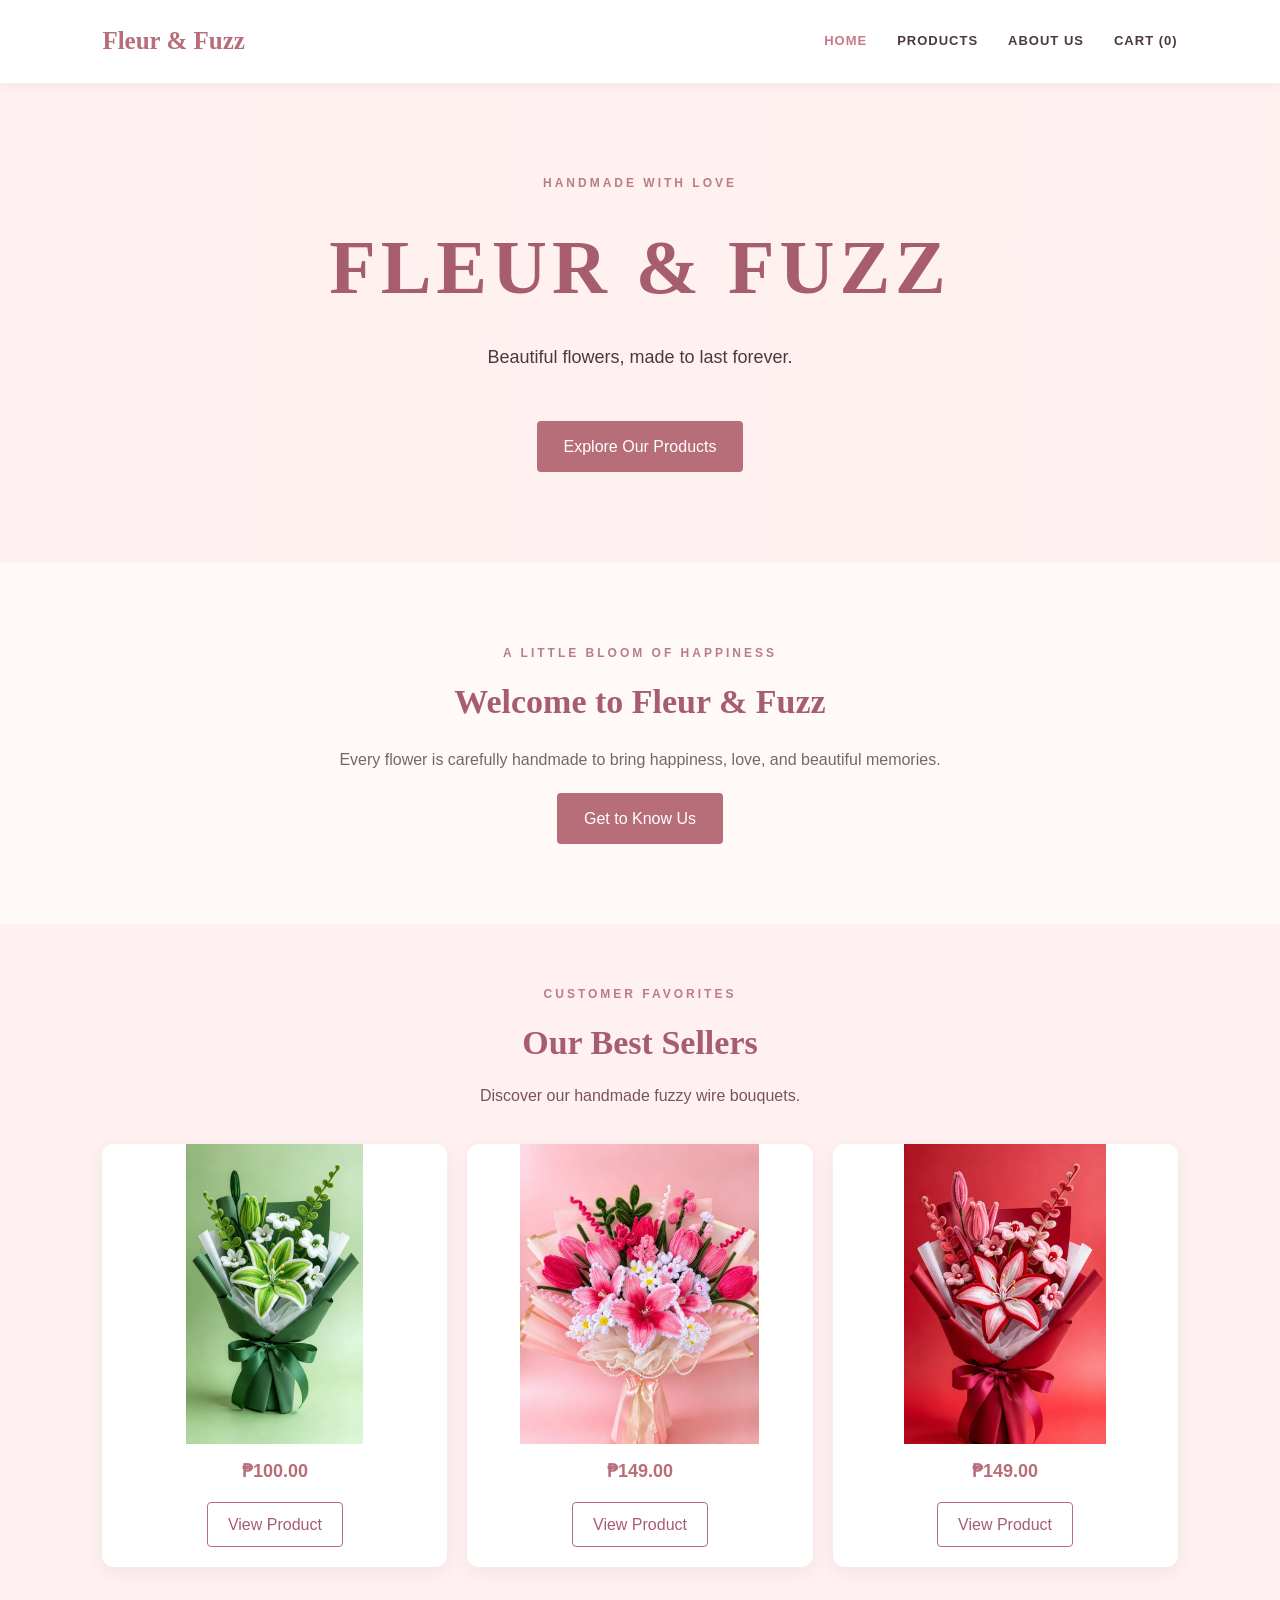
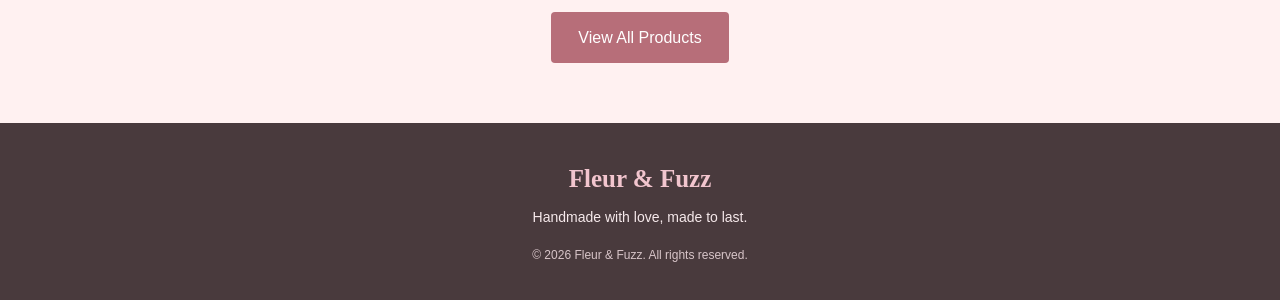
<file: index.html>
<!DOCTYPE html>
<html lang="en">
<head>
    <meta charset="UTF-8">
    <meta name="viewport" content="width=device-width, initial-scale=1.0">
    <title>Fleur & Fuzz | Home</title>
    <link rel="stylesheet" href="style.css">
</head>
<body>

    <!-- Navigation Bar -->
    <nav class="navbar">
        <a href="index.html" class="logo">Fleur & Fuzz</a>

        <div class="nav-links">
            <a href="index.html" class="active">HOME</a>
            <a href="products.html">PRODUCTS</a>
            <a href="about.html">ABOUT US</a>
             <a href="cart.html">CART (<span class="cart-count">0</span>)</a>
        </div>
    </nav>

    <!-- Home Header -->
    <header class="hero">
        <div class="hero-content">
            <p class="subtitle">HANDMADE WITH LOVE</p>
            <h1>FLEUR & FUZZ</h1>
            <p>Beautiful flowers, made to last forever.</p>
            <a href="products.html" class="btn">
                Explore Our Products
            </a>
        </div>
    </header>

    <!-- Welcome Section -->
    <section class="welcome">
        <p class="subtitle">A LITTLE BLOOM OF HAPPINESS</p>
        <h2>Welcome to Fleur & Fuzz</h2>

        <p>
            Every flower is carefully handmade to bring happiness,
            love, and beautiful memories.
        </p>

        <a href="about.html" class="btn">Get to Know Us</a>
    </section>

    <!-- Best Sellers -->
    <section class="best-sellers">
        <p class="subtitle">CUSTOMER FAVORITES</p>
        <h2>Our Best Sellers</h2>

        <p class="section-description">
            Discover our handmade fuzzy wire bouquets.
        </p>

        <div class="product-container">

            <div class="product-card">
                <img
                    src="images/biggreen.jpg" alt="Big Green Bouquet">
                    

               
                
                <p class="price">₱100.00</p>

                <a href="products.html" class="product-btn">
                    View Product
                </a>
            </div>

            <div class="product-card">
                <img
                    src="images/bigpink.jpg"  alt="Big Pink Bouquet">
                   

                
                
                <p class="price">₱149.00</p>

                <a href="products.html" class="product-btn">
                    View Product
                </a>
            </div>

            <div class="product-card">
                <img
                    src="images/bigred.jpg"   alt="Big Red Bouquet">
                    

                
                
                <p class="price">₱149.00</p>

                <a href="products.html" class="product-btn">
                    View Product
                </a>
            </div>

        </div>

        <a href="products.html" class="btn">
            View All Products
        </a>
    </section>

    <!-- Footer -->
    <footer>
        <h3>Fleur & Fuzz</h3>
        <p>Handmade with love, made to last.</p>
        <p class="copyright">
            © 2026 Fleur & Fuzz. All rights reserved.
        </p>
    </footer>

</body>
</html>
</file>
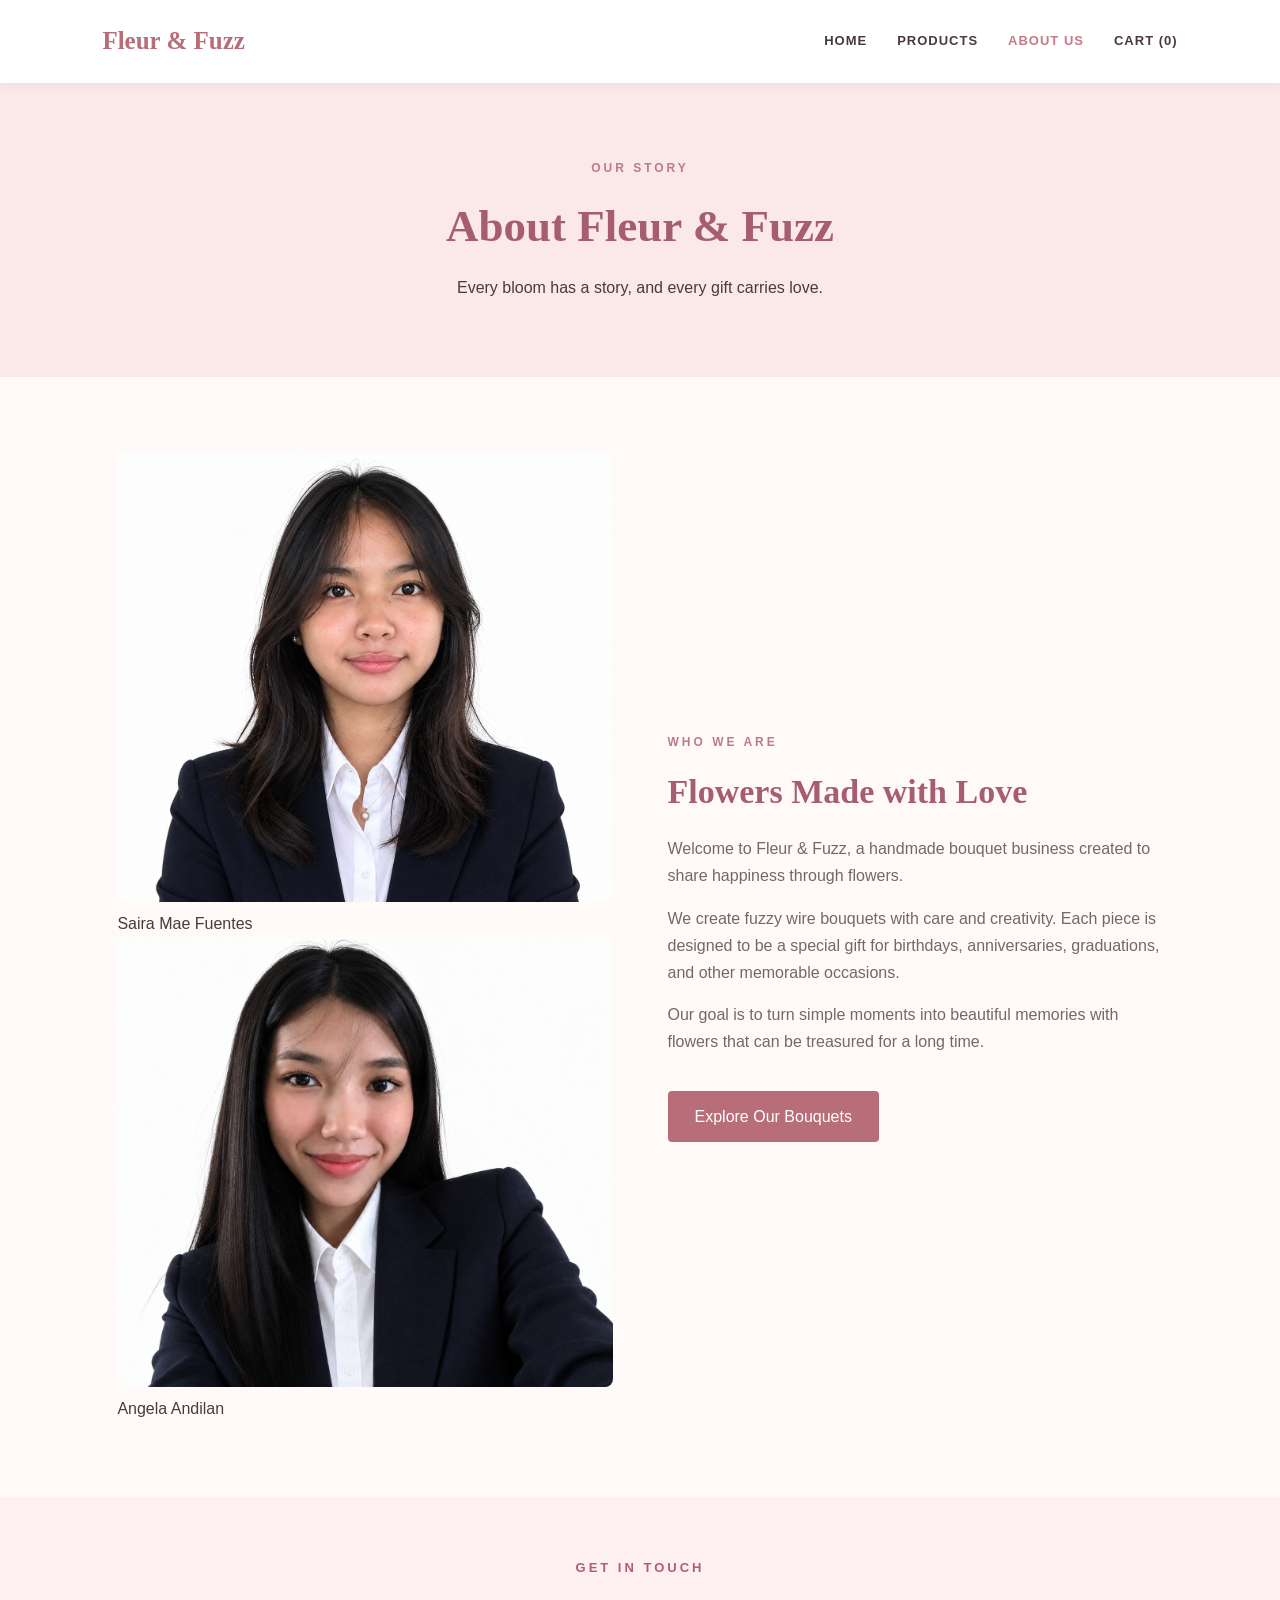
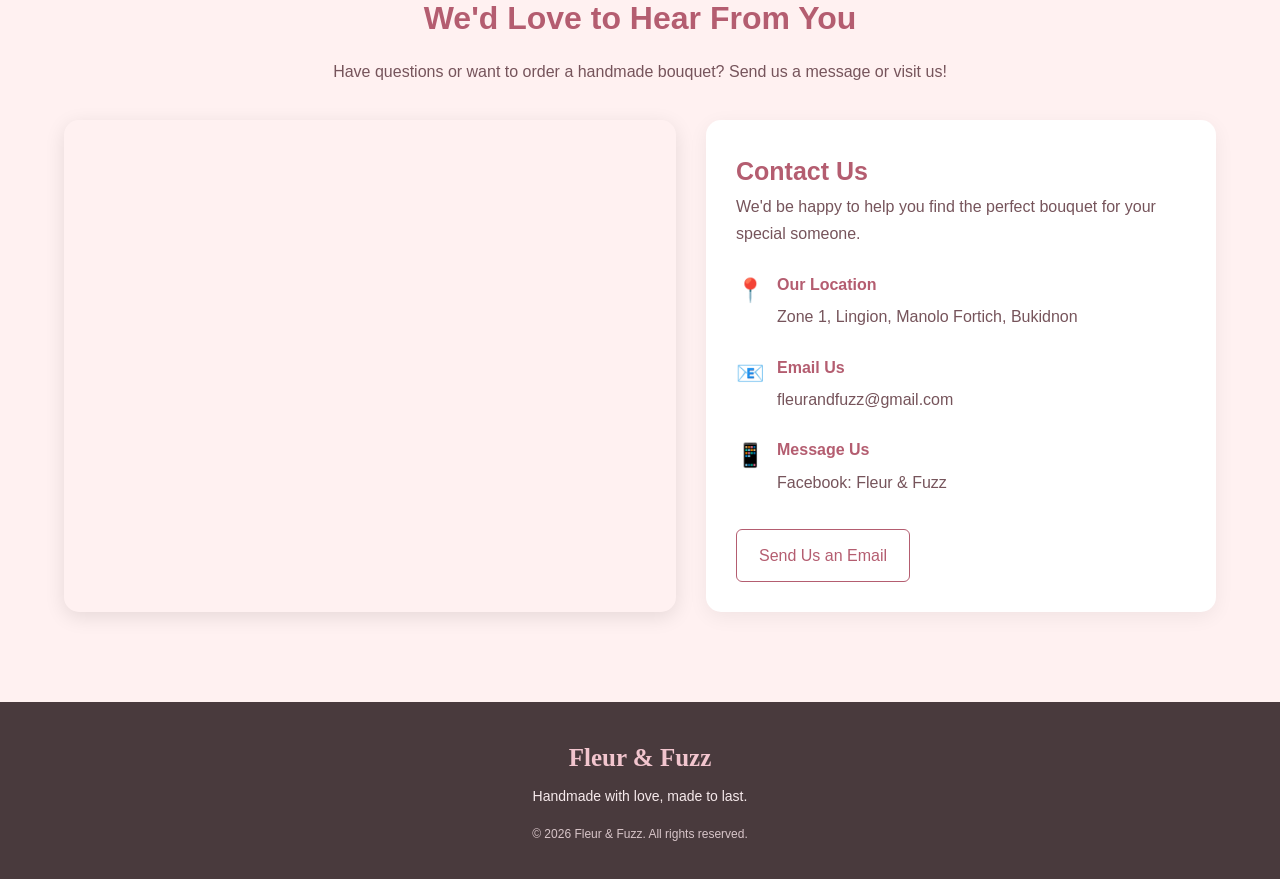
<file: about.html>
<!DOCTYPE html>
<html lang="en">
<head>
    <meta charset="UTF-8">
    <meta name="viewport" content="width=device-width, initial-scale=1.0">

    <title>Fleur & Fuzz | About Us</title>

    <link rel="stylesheet" href="style.css">
</head>

<body>

    <!-- NAVIGATION BAR -->
    <nav class="navbar">
        <a href="index.html" class="logo">Fleur & Fuzz</a>

        <div class="nav-links">
            <a href="index.html">HOME</a>
            <a href="products.html">PRODUCTS</a>
            <a href="about.html" class="active">ABOUT US</a>
            <a href="cart.html">CART (<span class="cart-count">0</span>)</a>
        </div>
    </nav>

    <!-- PAGE HEADER -->
    <header class="page-header">
        <p class="subtitle">OUR STORY</p>

        <h1>About Fleur & Fuzz</h1>

        <p>Every bloom has a story, and every gift carries love.</p>
    </header>

    <!-- ABOUT SECTION -->
    <section class="about-section">

        <!-- TWO SMALL PORTRAIT PHOTOS -->
       
<!-- TWO PROFILE PHOTOS WITH NAMES -->
<div class="about-image">

    <div class="profile-one">
        <img
            src="images/ysay.jpg"
            alt= "     Saira Mae Fuentes       "
            class="flower-one">

        <p class="profile-name">Saira Mae Fuentes</p>
    </div>

    <div class="profile-two">
        <img
            src="images/tot.jpg"
            alt=    "Angela Andilan"
            class="flower-two">

        <p class="profile-name">Angela Andilan</p>
    </div>

</div>


        <!-- ABOUT TEXT -->
        <div class="about-content">

            <p class="subtitle">WHO WE ARE</p>

            <h2>Flowers Made with Love</h2>

            <p>
                Welcome to Fleur & Fuzz, a handmade bouquet business
                created to share happiness through flowers.
            </p>

            <p>
                We create fuzzy wire bouquets with care and creativity.
                Each piece is designed to be a special gift for birthdays,
                anniversaries, graduations, and other memorable occasions.
            </p>

            <p>
                Our goal is to turn simple moments into beautiful memories
                with flowers that can be treasured for a long time.
            </p>

            <a href="products.html" class="btn">
                Explore Our Bouquets
            </a>

        </div>

    </section>

    <!-- CONTACT AND LOCATION SECTION -->
    <section class="contact-location">

        <p class="section-label">GET IN TOUCH</p>

        <h2>We'd Love to Hear From You</h2>

        <p class="section-description">
            Have questions or want to order a handmade bouquet?
            Send us a message or visit us!
        </p>

        <div class="contact-container">

            <!-- GOOGLE MAP -->
            <div class="map-container">

                <iframe
                    src="https://www.google.com/maps/embed?pb=!1m18!1m12!1m3!1d63150.70823363964!2d124.8460176957571!3d8.409590306928036!2m3!1f0!2f0!3f0!3m2!1i1024!2i768!4f13.1!3m3!1m2!1s0x32ffbe4a56121dbf%3A0x440fa10d03f4dc6!2sLingion%2C%20Manolo%20Fortich%2C%20Bukidnon!5e0!3m2!1sen!2sph!4v1792178728901!5m2!1sen!2sph"
                    title="Fleur & Fuzz Location"
                    width="100%"
                    height="450"
                    style="border:0;"
                    allowfullscreen
                    loading="lazy"
                    referrerpolicy="no-referrer-when-downgrade">
                </iframe>

            </div>

            <!-- CONTACT INFORMATION -->
            <div class="contact-card">

                <h3>Contact Us</h3>

                <p>
                    We'd be happy to help you find the perfect
                    bouquet for your special someone.
                </p>

                <div class="contact-item">
                    <span>📍</span>

                    <div>
                        <h4>Our Location</h4>
                        <p>Zone 1, Lingion, Manolo Fortich, Bukidnon</p>
                    </div>
                </div>

                <div class="contact-item">
                    <span>📧</span>

                    <div>
                        <h4>Email Us</h4>
                        <p>fleurandfuzz@gmail.com</p>
                    </div>
                </div>

                <div class="contact-item">
                    <span>📱</span>

                    <div>
                        <h4>Message Us</h4>
                        <p>Facebook: Fleur & Fuzz</p>
                    </div>
                </div>

                <a
                    href="mailto:fleurandfuzz@gmail.com"
                    class="contact-button">
                    Send Us an Email
                </a>

            </div>

        </div>

    </section>

    <!-- FOOTER -->
    <footer>
        <h3>Fleur & Fuzz</h3>

        <p>Handmade with love, made to last.</p>

        <p class="copyright">
            © 2026 Fleur & Fuzz. All rights reserved.
        </p>
    </footer>

</body>
</html>
</file>
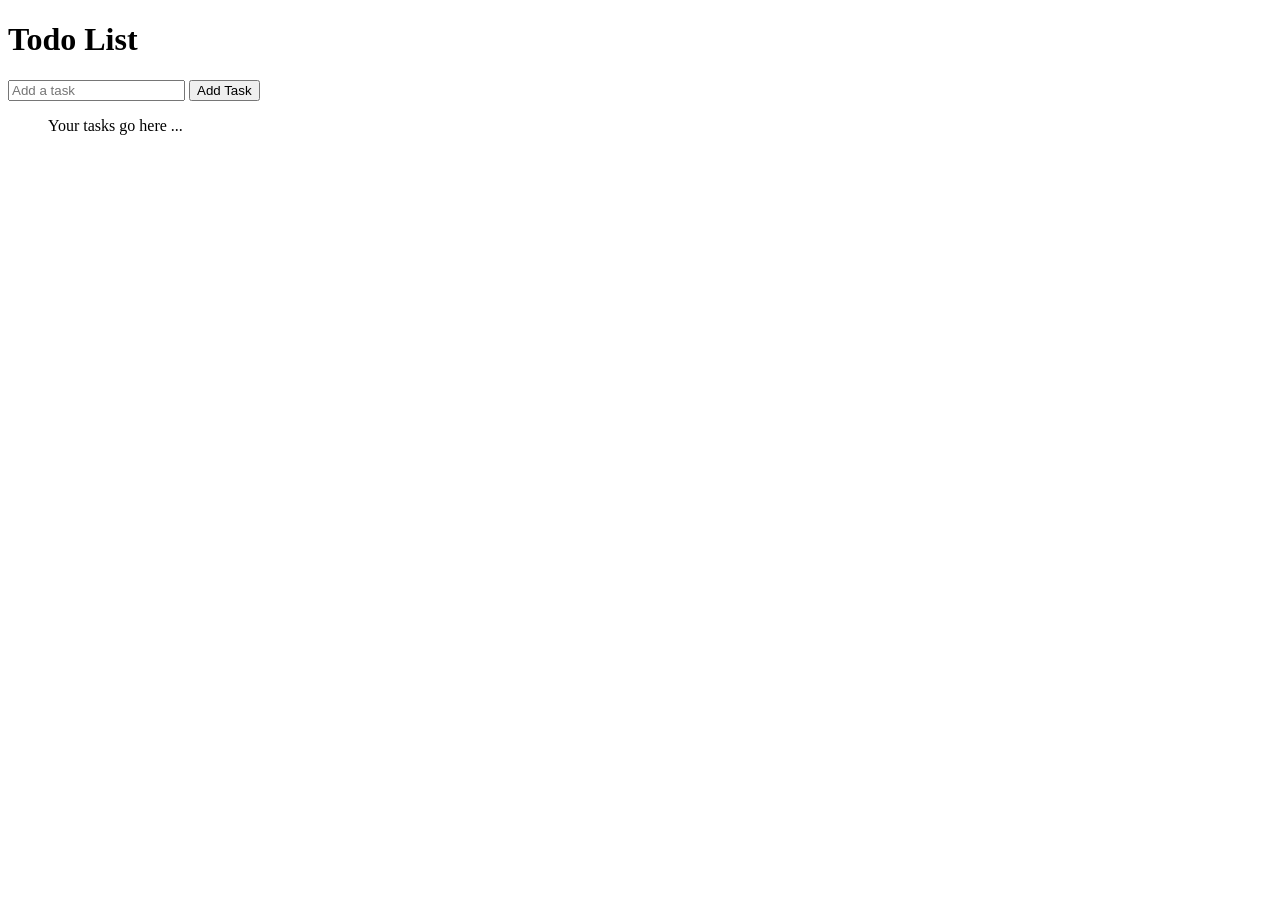
<file: index7.html>
<!DOCTYPE html>
<html lang="en">
<head>
    <meta charset="UTF-8">
    <meta name="viewport" content="width=device-width, initial-scale=1.0">
    <title>Document</title>
</head>
<body>

    <h1>Todo List</h1>
    <input type="text"
    id="taskInput"
    placeholder="Add a task"
    />
    
    <button onclick="addTask()">Add Task</button>
    <ul id="taskList">Your tasks go here ...</ul>

    <script>
function getTaskText() {
   const input = document.getElementById('taskInput');
   const text = input.value.trim();

   console.log("The input value is: " + input.value);
   return text;
}
function addTask(){
    const taskText = getTaskText();
    addTaskItem(taskText);
}
function addTaskItem(taskItemText){
    const li = document.createElement("li");
    const taskSpan = document.createElement("span");
    taskSpan.textContent = taskItemText;
    li.appendChild(taskSpan);

    document.getElementById("taskList").appendChild(li);

     const doneBtn = createDoneButton(li);
    li.appendChild(doneBtn);
      const editBtn = createEditBtn(li, taskSpan);
        li.appendChild(editBtn);
        const deleteBtn = createDeleteBtn(li, taskSpan);
        li.appendChild(deleteBtn);


}
    function createDoneButton(li){
    const doneBtn = document.createElement("button");
     doneBtn.textContent = "Done";

     doneBtn.onclick = () => {
        console.log(li);
        li.classList.add("done");
        const buttons = li.querySelectorAll("button");

        buttons.forEach(btn => {
            btn.disabled = true;
        });
        console.log("Task Completed: " + li.textContent + " at " + new Date());
     };
     return doneBtn;
}
 function createEditBtn(li,taskSpan){
        const editBtn = document.createElement("button");
        editBtn.textContent = "Edit";
        editBtn.style.marginLeft = "8px"; 
        editBtn.onclick = () => handleEdit(li);
        return editBtn;   
        }
        function handleEdit(li){
        const currentText = li.firstChild.textContent.trim();
        const newText = prompt("Edit task", currentText);
        if (newText !== null && newText.trim() !== "") {
            li.firstChild.textContent = newText.trim();
            alert("Updated Task");
        }else{
            alert("No changes made"); 
        }
    }
       function createDeleteBtn(li,taskSpan){
        const deleteBtn = document.createElement("button");
        deleteBtn.textContent = "Delete";
        deleteBtn.style.marginLeft = "8px"; 
        deleteBtn.onclick = () => handleDeleteClick(li);
        return deleteBtn;   
        }
        function handleDeleteClick(li){
            li.remove();
            alert("task deleted");
            }


    </script>

</body>
</html>
</file>
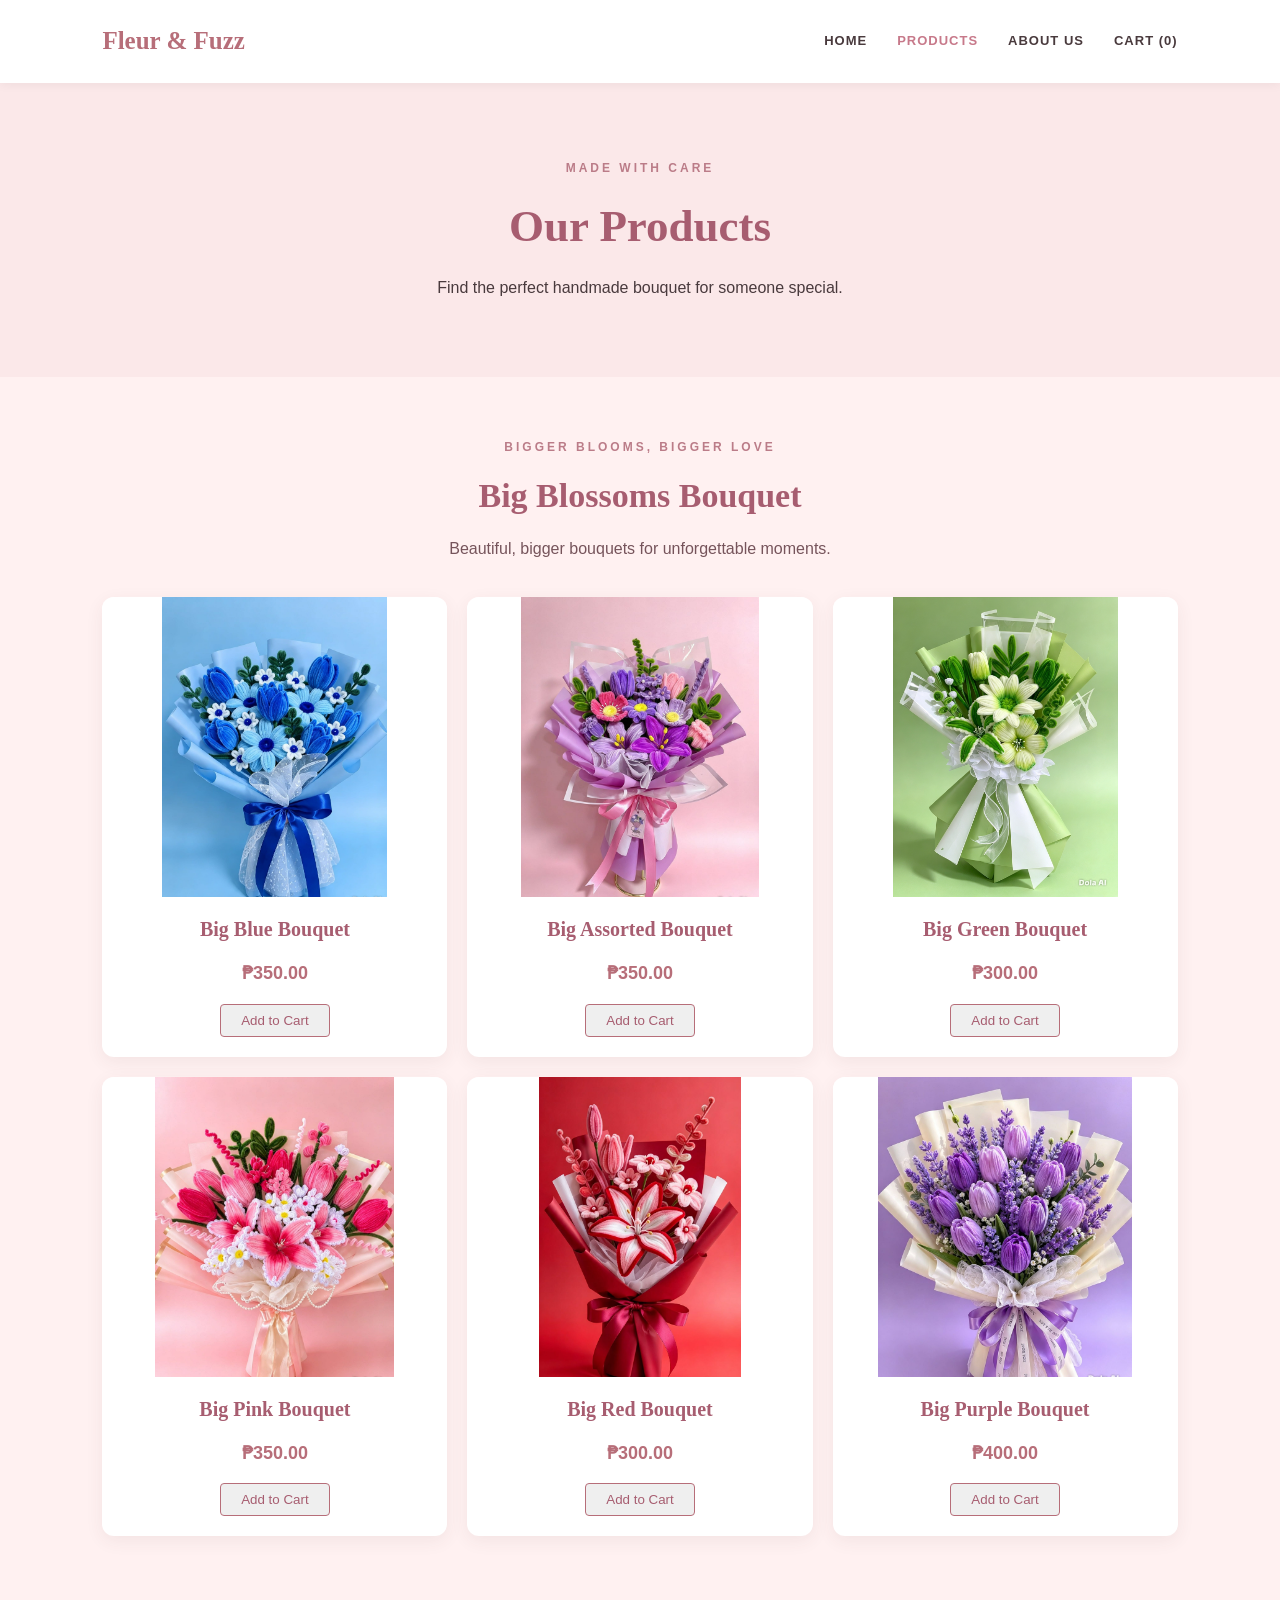
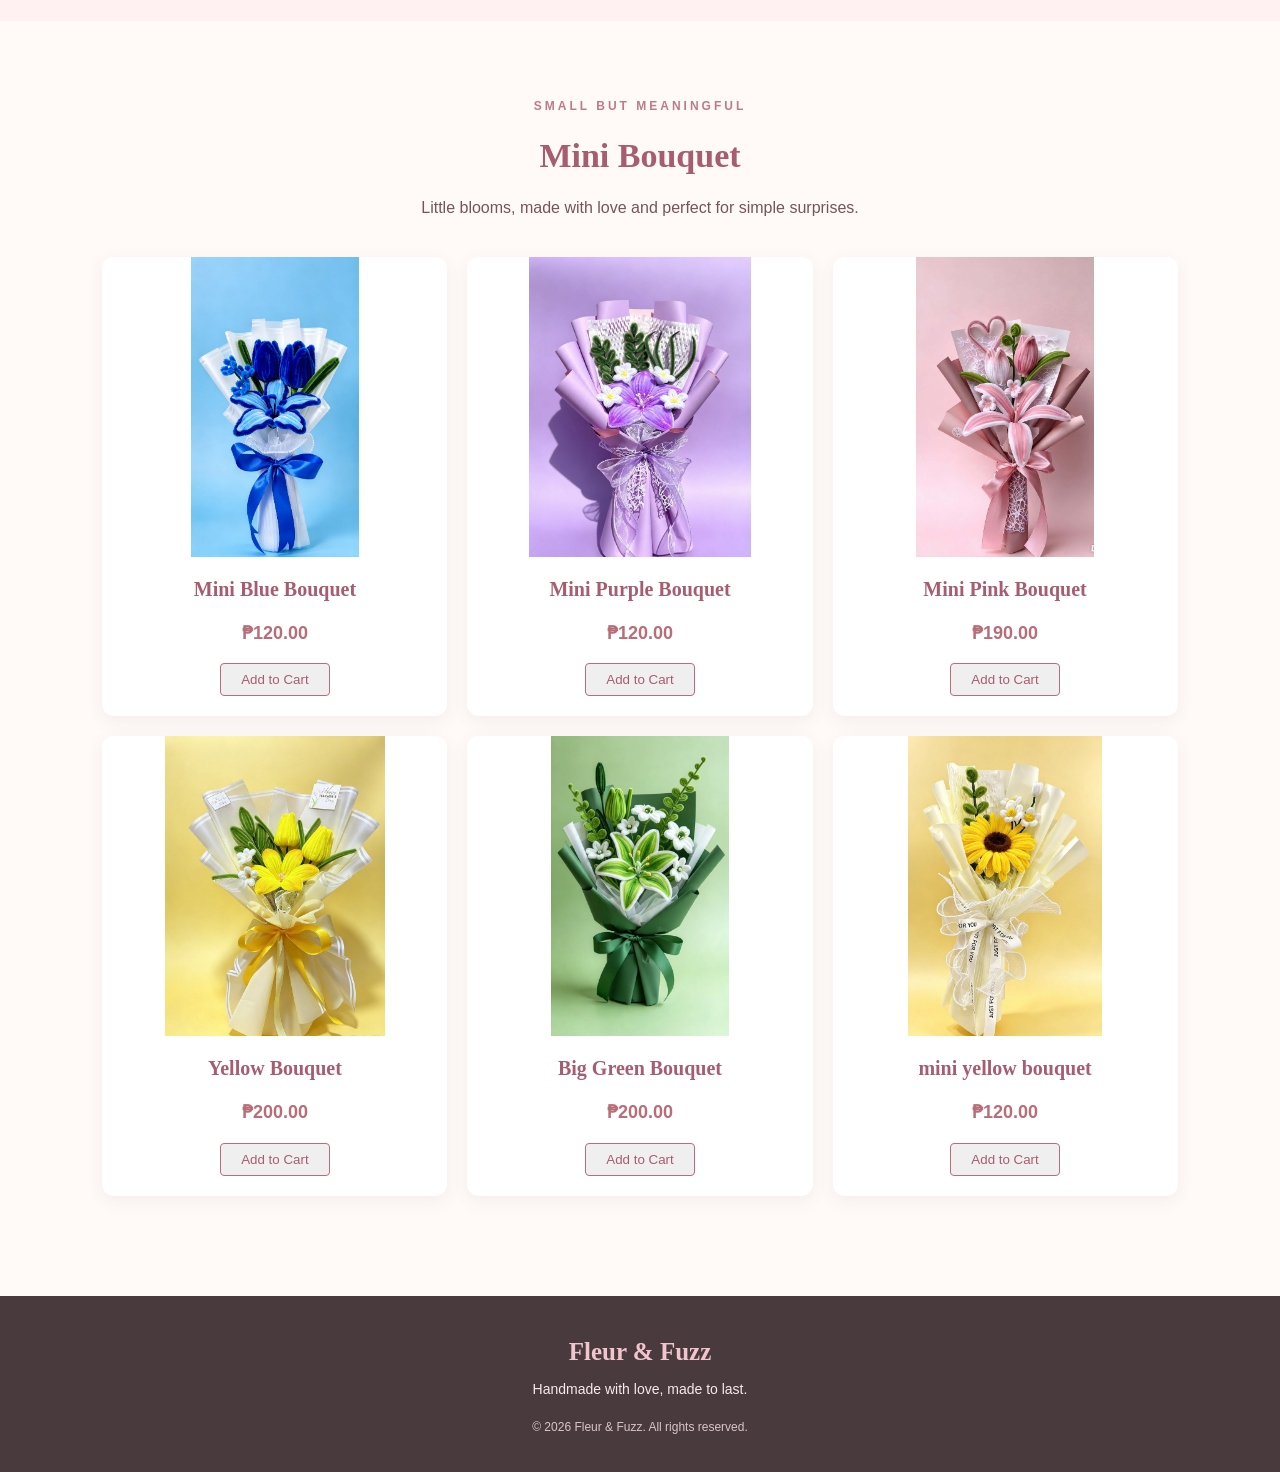
<file: products.html>
<!DOCTYPE html>
<html lang="en">
<head>
    <meta charset="UTF-8">
    <meta name="viewport" content="width=device-width, initial-scale=1.0">
    <title>Fleur & Fuzz | Products</title>
    <link rel="stylesheet" href="style.css">
</head>
<body>

    <!-- Navigation Bar -->
    <nav class="navbar">
        <a href="index.html" class="logo">Fleur & Fuzz</a>

        <div class="nav-links">
            <a href="index.html">HOME</a>
            <a href="products.html" class="active">PRODUCTS</a>
            <a href="about.html">ABOUT US</a>
             <a href="cart.html">CART (<span class="cart-count">0</span>)</a>
        </div>
    </nav>

    <!-- Page Header -->
    <header class="page-header">
        <p class="subtitle">MADE WITH CARE</p>
        <h1>Our Products</h1>
        <p>Find the perfect handmade bouquet for someone special.</p>
    </header>

    <!-- MINI BOUQUET CATEGORY -->
    <section class="best-sellers">

        <p class="subtitle">BIGGER BLOOMS, BIGGER LOVE</p>
        <h2>Big Blossoms Bouquet</h2>

        <p class="section-description">
           Beautiful, bigger bouquets for unforgettable moments.
        </p>

        <div class="product-container">

            <!-- Mini Product 1 -->
            <div class="product-card">
                <img src="images/bigblue.jpg"
                     alt="Big Blue bouquet">
                     <h3>Big Blue Bouquet</h3>
                
                <p class="price">₱350.00</p>
                 <button class="product-btn add-to-cart"
            data-id="bigblue"
            data-name="Big Blue Bouquet"
            data-price="350"
            data-image="images/bigblue.jpg">
        Add to Cart
    </button>
            </div>

            <!-- Mini Product 2 -->
            <div class="product-card">
                <img src="images/bigassorted.jpg"
                     alt="Forever love mini bouquet">
                     <h3>Big Assorted Bouquet</h3>
                
                <p class="price">₱350.00</p>

                <button class="product-btn add-to-cart"
            data-id="bigblue"
            data-name="Big Blue Bouquet"
            data-price="350"
            data-image="images/bigblue.jpg">
        Add to Cart
    </button>
            </div>

            <!-- Mini Product 3 -->
            <div class="product-card">
                <img src="images/green.jpg"
                     alt="Sunshine mini bouquet">
                     <h3>Big Green Bouquet</h3>
                
                <p class="price">₱300.00</p>

                 <button class="product-btn add-to-cart"
            data-id="biggreen"
            data-name="Big Green Bouquet"
            data-price="350"
            data-image="images/biggreen.jpg">
        Add to Cart
    </button>
            </div>

            <!-- Mini Product 4 -->
            <div class="product-card">
                <img src="images/bigpink.jpg"
                     alt="Lovely day mini bouquet">
                     <h3>Big Pink Bouquet</h3>
                
                <p class="price">₱350.00</p>
                 <button class="product-btn add-to-cart"
            data-id="bigpink"
            data-name="Big Pink Bouquet"
            data-price="350"
            data-image="images/bigpink.jpg">
        Add to Cart
    </button>
            </div>

            <!-- Mini Product 5 -->
            <div class="product-card">
                <img src="images/bigred.jpg"
                     alt="Pastel dream mini bouquet">
                     <h3>Big Red Bouquet</h3>
                
                <p class="price">₱300.00</p>
                 <button class="product-btn add-to-cart"
            data-id="bigred"
            data-name="Big Red Bouquet"
            data-price="350"
            data-image="images/bigred.jpg">
        Add to Cart
    </button>
            </div>

            <!-- Mini Product 6 -->
            <div class="product-card">
                <img src="images/bigpurple.jpg"
                     alt="Little surprise mini bouquet">
                     <h3>Big Purple Bouquet</h3>

                <p class="price">₱400.00</p>
                 <button class="product-btn add-to-cart"
            data-id="bigpurple"
            data-name="Big Purple Bouquet"
            data-price="350"
            data-image="images/bigpurple.jpg">
        Add to Cart
    </button>
            </div>

        </div>
    </section>

    <!-- BIG BLOSSOMS BOUQUET CATEGORY -->
    <section class="best-sellers big-blossoms">

        <p class="subtitle">SMALL BUT MEANINGFUL</p>
        <h2>Mini Bouquet</h2>

        <p class="section-description">
            Little blooms, made with love and perfect for simple surprises.


        </p>

        <div class="product-container">

            <!-- Big Product 1 -->
            <div class="product-card">
                <img src="images/miniblue.jpg"
                     alt="Rose garden big bouquet">
                     <h3>Mini Blue Bouquet</h3>
               
                <p class="price">₱120.00</p>
                 <button class="product-btn add-to-cart"
            data-id="miniblue"
            data-name="Mini Blue Bouquet"
            data-price="350"
            data-image="images/miniblue.jpg">
        Add to Cart
    </button>
            </div>

            <!-- Big Product 2 -->
            <div class="product-card">
                <img src="images/minipurple.jpg"
                     alt="Grand forever bouquet">
                     <h3>Mini Purple Bouquet</h3>
                
                <p class="price">₱120.00</p>
                 <button class="product-btn add-to-cart"
            data-id="minipurple"
            data-name="Mini Purple Bouquet"
            data-price="350"
            data-image="images/minipurple.jpg">
        Add to Cart
    </button>
            </div>

            <!-- Big Product 3 -->
            <div class="product-card">
                <img src="images/minipink.jpg"
                     alt="Golden sunshine big bouquet">
                     <h3>Mini Pink Bouquet</h3>
                
                <p class="price">₱190.00</p>
                <button class="product-btn add-to-cart"
            data-id="minipink"
            data-name="Mini Pink Bouquet"
            data-price="350"
            data-image="images/minipink.jpg">
        Add to Cart
    </button>
            </div>

            <!-- Big Product 4 -->
            <div class="product-card">
                <img src="images/yellow.jpg"
                     alt="Dreamy blossom bouquet">
                     <h3>Yellow Bouquet</h3>
                
                <p class="price">₱200.00</p>
                <button class="product-btn add-to-cart"
            data-id="yellow"
            data-name="Mini Yellow Bouquet"
            data-price="350"
            data-image="images/yellow.jpg">
        Add to Cart
    </button>
            </div>

            <!-- Big Product 5 -->
            <div class="product-card">
                <img src="images/biggreen.jpg"
                     alt="Pastel paradise big bouquet">
                     <h3>Big Green Bouquet</h3>
                
                <p class="price">₱200.00</p>
                <button class="product-btn add-to-cart"
            data-id="biggreen"
            data-name="Mini Green Bouquet"
            data-price="350"
            data-image="images/biggreen.jpg">
        Add to Cart
    </button>
            </div>

            <!-- Big Product 6 -->
            <div class="product-card">
                <img src="images/miniyellow.jpg"
                     alt="Grand celebration bouquet">
                     <h3>mini yellow bouquet</h3>
                
                <p class="price">₱120.00</p>
                <button class="product-btn add-to-cart"
            data-id="miniyellow"
            data-name="Mini Yellow Bouquet"
            data-price="350"
            data-image="images/miniyellow.jpg">
        Add to Cart
    </button>
            </div>

        </div>
    </section>

    <!-- Footer -->
    <footer>
        <h3>Fleur & Fuzz</h3>
        <p>Handmade with love, made to last.</p>
        <p class="copyright">
            © 2026 Fleur & Fuzz. All rights reserved.
        </p>
    </footer>

</body>
</html>
</file>
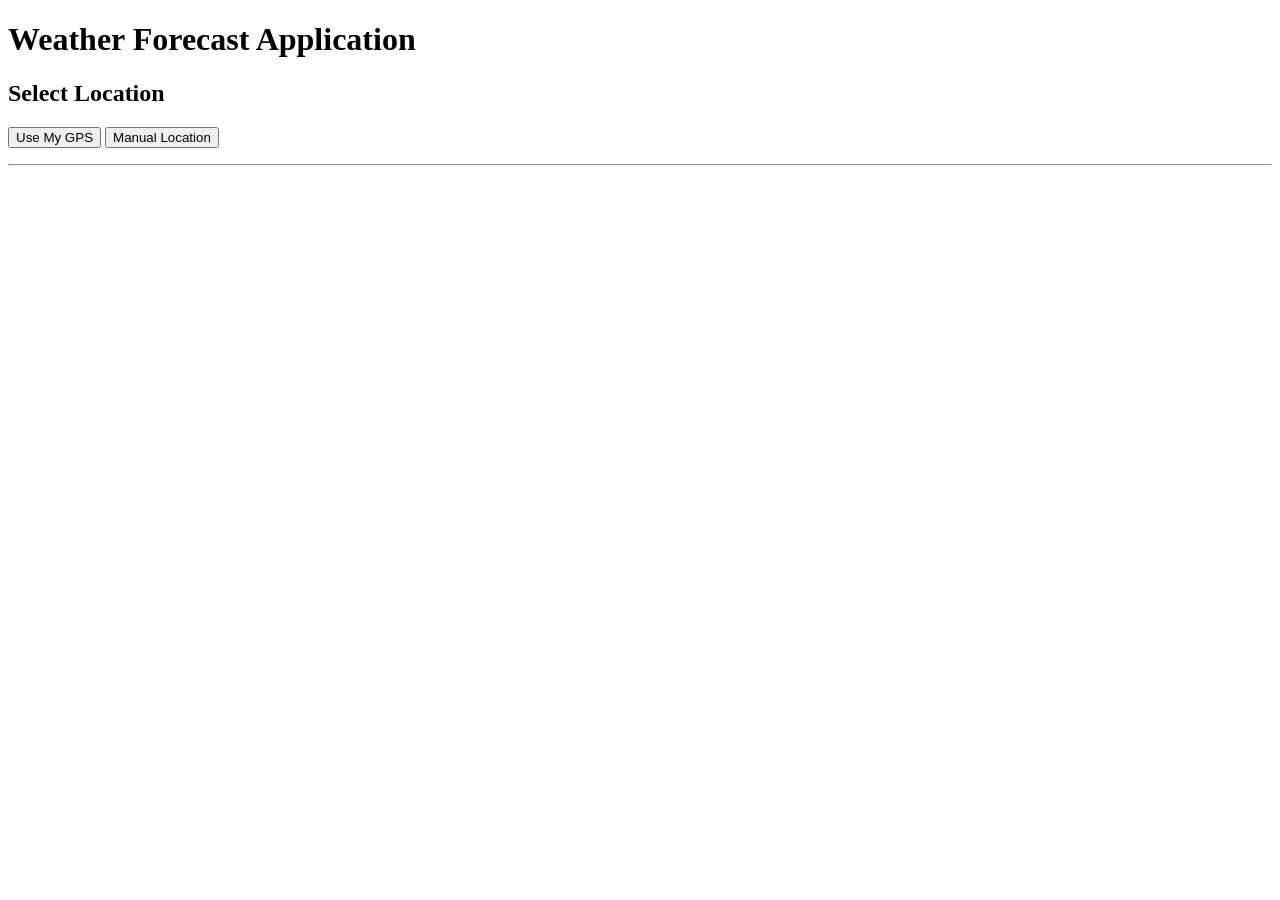
<file: IT24A/weather-forecast.html>
<!DOCTYPE html>
<html lang="en">
<head>
    <meta charset="UTF-8">
    <meta name="viewport" content="width=device-width, initial-scale=1.0">
    <title>Weather Forecast App</title>
</head>
<body>

    <h1>Weather Forecast Application</h1>

    <h2>Select Location</h2>

    <button onclick="getGPSLocation()">Use My GPS</button>
    <button onclick="getWeather()">Manual Location</button>

    <p id="locationResult"></p>

    <hr>

    <div id="weatherResult"></div>

    <div id="forecastResult"></div>
    <script>

    const apiKey = "f26378e40f4b7b8bf66e3191f491e124";

    async function getWeather() {

    const city = prompt("Enter a city name");

    if (!city) {
        alert("No city entered");
        return;
    }

    const url =
        `https://api.openweathermap.org/data/2.5/weather?q=${encodeURIComponent(city)}&appid=${apiKey}&units=metric`;


    try {

        const response = await fetch(url);

        if (!response.ok) {
            throw new Error("City not found");
        }

        const data = await response.json();

        getWeatherByCoordinates(
        await getWeatherByCoordinates(
            data.coord.lat,
            data.coord.lon
        );

    } catch (error) {

        alert("Error: " + error.message);

    }

}

async function getWeatherByCoordinates(latitude, longitude) {

    const weatherUrl =
        `https://api.openweathermap.org/data/2.5/weather?lat=${latitude}&lon=${longitude}&appid=${apiKey}&units=metric`;


    const forecastUrl =
        `https://api.openweathermap.org/data/2.5/forecast?lat=${latitude}&lon=${longitude}&appid=${apiKey}&units=metric`;


    try {

        // Current Weather

        const weatherResponse = await fetch(weatherUrl);

        if (!weatherResponse.ok) {
            throw new Error("Unable to retrieve weather");
        }

        const data = await weatherResponse.json();

        document.getElementById("locationResult").innerHTML =
            `Location: ${data.name}, ${data.sys.country}`;

        document.getElementById("weatherResult").innerHTML = `

            <h2>Current Weather</h2>

            <h3>${data.name}, ${data.sys.country}</h3>

            <img src="https://openweathermap.org/img/wn/${data.weather[0].icon}@2x.png">

            <p>Temperature: ${data.main.temp} °C</p>

            <p>Weather: ${data.weather[0].description}</p>

            <p>Humidity: ${data.main.humidity}%</p>

            <p>Wind Speed: ${data.wind.speed} m/s</p>

        `;
        // 5-Day Forecast

        const forecastResponse = await fetch(forecastUrl);

        if (!forecastResponse.ok) {
            throw new Error("Unable to retrieve forecast");
        }

        const forecastData = await forecastResponse.json();

        const forecastResult =
            document.getElementById("forecastResult");

        forecastResult.innerHTML = `
            <h2>5-Day Weather Forecast</h2>
        `;

        // Display forecast every 24 hours

        forecastData.list
            .filter(item => item.dt_txt.includes("12:00:00"))
            .forEach(item => {

                forecastResult.innerHTML += `

                    <hr>

                    <h3>${item.dt_txt}</h3>

                    <img src="https://openweathermap.org/img/wn/${item.weather[0].icon}@2x.png">

                    <p>Temperature: ${item.main.temp} °C</p>

                    <p>Weather: ${item.weather[0].description}</p>

                    <p>Humidity: ${item.main.humidity}%</p>

                    <p>Wind Speed: ${item.wind.speed} m/s</p>

                `;

            });

    } catch (error) {

        alert("Error: " + error.message);

    }

}


</script>
    
</body>
</html>
</file>
<file: style.css>
/* ========================================
   GENERAL
======================================== */
* {
    margin: 0;
    padding: 0;
    box-sizing: border-box;
}

body {
    font-family: Arial, Helvetica, sans-serif;
    background-color: #fffaf8;
    color: #493a3d;
    line-height: 1.7;
}

a {
    text-decoration: none;
}

/* ========================================
   NAVIGATION BAR
======================================== */
.navbar {
    display: flex;
    justify-content: space-between;
    align-items: center;
    padding: 20px 8%;
    background-color: white;
    box-shadow: 0 2px 10px rgba(0, 0, 0, 0.05);
    position: sticky;
    top: 0;
    z-index: 100;
}

.logo {
    font-family: Georgia, serif;
    font-size: 25px;
    font-weight: bold;
    color: #b76e79;
}

.nav-links {
    display: flex;
    gap: 30px;
}

.nav-links a {
    color: #493a3d;
    font-size: 13px;
    font-weight: bold;
    letter-spacing: 1px;
    transition: color 0.3s;
}

.nav-links a:hover,
.nav-links a.active {
    color: #c7798a;
}

/* ========================================
   HOME HEADER
======================================== */
.hero {
    min-height: 480px;
    display: flex;
    justify-content: center;
    align-items: center;
    text-align: center;
    padding: 60px 20px;
    background:
        linear-gradient(
            rgba(255, 239, 239, 0.85),
            rgba(255, 239, 239, 0.85)
        ),
        url("https://images.unsplash.com/photo-1490750967868-88aa4486c946?auto=format&fit=crop&w=1600&q=80");
    background-size: cover;
    background-position: center;
}

.hero h1 {
    font-family: Georgia, serif;
    font-size: clamp(42px, 7vw, 76px);
    letter-spacing: 5px;
    color: #a75d70;
    margin: 10px 0;
}

.hero-content > p:not(.subtitle) {
    font-size: 18px;
    margin-bottom: 28px;
}

/* SUBTITLE */
.subtitle {
    color: #bb7c88;
    font-size: 12px;
    letter-spacing: 3px;
    font-weight: bold;
    text-transform: uppercase;
}

/* ========================================
   BUTTONS
======================================== */
.btn {
    display: inline-block;
    background-color: #b76e79;
    color: white;
    padding: 12px 27px;
    border-radius: 4px;
    margin-top: 20px;
    transition: 0.3s;
}

.btn:hover {
    background-color: #965363;
}

/* ========================================
   WELCOME SECTION
======================================== */
.welcome {
    text-align: center;
    padding: 80px 20px;
    max-width: 850px;
    margin: auto;
}

.welcome h2,
.best-sellers h2,
.about-content h2 {
    font-family: Georgia, serif;
    font-size: 34px;
    color: #a75d70;
    margin: 10px 0 15px;
}

.welcome p:not(.subtitle) {
    color: #75666a;
}

/* ========================================
   BEST SELLERS AND PRODUCTS
======================================== */
.best-sellers {
    text-align: center;
    padding: 60px 8%;
    background-color: #fff1f1;
}

.section-description {
    margin-bottom: 35px;
    color: #75666a;
}

.product-container {
    display: grid;
    grid-template-columns: repeat(3, minmax(0, 1fr));
    gap: 20px;
    max-width: 1100px;
    margin: 25px auto;
}

.product-card,
.best-seller-card {
    height: 100%;
    overflow: hidden;
    background-color: #ffffff;
    border-radius: 12px;
    box-shadow: 0 5px 18px rgba(90, 50, 60, 0.07);
    transition: transform 0.3s, box-shadow 0.3s;
}

.product-card:hover,
.best-seller-card:hover {
    transform: translateY(-5px);
    box-shadow: 0 10px 25px rgba(90, 50, 60, 0.12);
}

/* PRODUCT IMAGES
   Full image visible, same portrait-sized image area */
.product-card img,
.best-seller-card img {
    width: 100%;
    height: 300px;
    object-fit: contain;
    object-position: center;
    display: block;
    background-color: #ffffff;
}

.product-card h3,
.best-seller-card h3 {
    font-family: Georgia, serif;
    font-size: 20px;
    margin: 15px 12px 8px;
    color: #a75d70;
}

.product-card p,
.best-seller-card p {
    font-size: 14px;
    color: #75666a;
    padding: 0 15px;
}

.product-card .price,
.best-seller-card .price {
    color: #b76e79;
    font-size: 18px;
    font-weight: bold;
    margin-top: 12px;
}

.product-btn {
    display: inline-block;
    color: #a75d70;
    border: 1px solid #b76e79;
    padding: 8px 20px;
    margin: 15px 0 20px;
    border-radius: 4px;
    transition: 0.3s;
}

.product-btn:hover {
    background-color: #b76e79;
    color: white;
}

/* CATEGORY HEADINGS */
.best-sellers > .subtitle {
    margin-bottom: 8px;
}

.best-sellers > h2 {
    margin-bottom: 10px;
}

/* BIG BLOSSOMS CATEGORY */
.big-blossoms {
    background-color: #fffaf8;
    padding-top: 75px;
    padding-bottom: 75px;
}

/* ========================================
   PRODUCTS AND ABOUT PAGE HEADERS
======================================== */
.page-header {
    text-align: center;
    padding: 75px 20px;
    background-color: #fbe8e9;
}

.page-header h1 {
    font-family: Georgia, serif;
    font-size: 45px;
    color: #a75d70;
    margin: 10px 0;
}

/* ========================================
   ABOUT US
======================================== */
.about-section {
    display: flex;
    align-items: center;
    gap: 55px;
    padding: 75px 8%;
    max-width: 1250px;
    margin: auto;
}

.about-image,
.about-content {
    flex: 1;
    min-width: 0;
}

.about-image img {
    width: 100%;
    max-height: 450px;
    object-fit: cover;
    border-radius: 8px;
}

.about-content p:not(.subtitle) {
    margin-bottom: 15px;
    color: #75666a;
}

/* ========================================
   MISSION AND VISION
======================================== */
.mission-section {
    display: grid;
    grid-template-columns: repeat(2, minmax(0, 1fr));
    gap: 30px;
    padding: 60px 8%;
    background-color: #fff1f1;
    text-align: center;
}

.mission-section h2 {
    font-family: Georgia, serif;
    color: #a75d70;
    margin-bottom: 12px;
}

.mission-section p {
    color: #75666a;
}

/* ========================================
   CONTACT AND LOCATION SECTION
======================================== */
.contact-location,
.location-section {
    padding: 60px 5%;
    background-color: #fff1f1;
    text-align: center;
}

.section-label,
.location-label {
    color: #b45d70;
    font-size: 13px;
    font-weight: bold;
    letter-spacing: 3px;
}

.contact-location h2,
.location-section h2 {
    color: #b45d70;
    font-size: 32px;
    margin: 12px 0;
}

.section-description {
    color: #76545b;
    line-height: 1.7;
    margin-bottom: 35px;
}

/* Map on the left, contact card on the right */
.contact-container {
    display: grid;
    grid-template-columns: 1.2fr 1fr;
    gap: 30px;
    max-width: 1200px;
    width: 100%;
    margin: 30px auto;
    text-align: left;
    align-items: stretch;
}

/* GOOGLE MAP */
.map-container {
    width: 100%;
    max-width: none;
    min-width: 0;
    margin: 0;
    padding: 0;
    overflow: hidden;
    border-radius: 15px;
    box-shadow: 0 5px 20px rgba(0, 0, 0, 0.1);
    line-height: 0;
}

.map-container iframe {
      width: 100%;
    height: 450px;
    display: block;
    border: 0;
    margin: 0;
}

/* CONTACT INFORMATION CARD */
.contact-card {
    width: 100%;
    max-width: none;
    box-sizing: border-box;
    align-self: center;
    background-color: #ffffff;
    padding: 30px;
    border-radius: 15px;
    box-shadow: 0 5px 20px rgba(0, 0, 0, 0.06);
}

.contact-card h3 {
    color: #b45d70;
    font-size: 25px;
    margin-top: 0;
}

.contact-card > p {
    color: #76545b;
    line-height: 1.7;
}

.contact-item {
    display: flex;
    align-items: flex-start;
    gap: 12px;
    margin: 24px 0;
}

.contact-item span {
    font-size: 23px;
}

.contact-item h4 {
    color: #b45d70;
    margin: 0 0 6px;
}

.contact-item p {
    color: #76545b;
    margin: 0;
    line-height: 1.6;
    overflow-wrap: anywhere;
}

/* CONTACT BUTTON */
.contact-button {
    display: inline-block;
    padding: 12px 22px;
    border: 1px solid #b45d70;
    border-radius: 6px;
    color: #b45d70;
    text-decoration: none;
    margin-top: 10px;
    transition: 0.3s;
}

.contact-button:hover {
    background-color: #b45d70;
    color: #ffffff;
}

/* ========================================
   FOOTER
======================================== */
footer {
    background-color: #493a3d;
    color: white;
    text-align: center;
    padding: 35px 20px;
}

footer h3 {
    font-family: Georgia, serif;
    font-size: 25px;
    color: #f2c5ce;
    margin-bottom: 5px;
}

footer p {
    font-size: 14px;
    color: #f6e9eb;
}

footer .copyright {
    margin-top: 15px;
    font-size: 12px;
    color: #d8c5c9;
}

/* ========================================
   RESPONSIVE DESIGN: TABLETS AND PHONES
======================================== */
@media (max-width: 768px) {
    /* Navigation */
    .navbar {
        flex-direction: column;
        gap: 12px;
        padding: 18px 12px;
    }

    .nav-links {
        gap: 18px;
        flex-wrap: wrap;
        justify-content: center;
    }

    .nav-links a {
        font-size: 11px;
    }

    /* Home */
    .hero {
        min-height: 380px;
    }

    .hero h1 {
        letter-spacing: 2px;
    }

    .welcome {
        padding: 55px 20px;
    }

    .welcome h2,
    .best-sellers h2,
    .about-content h2 {
        font-size: 28px;
    }

    /* Product cards */
    .product-container {
        grid-template-columns: repeat(2, minmax(0, 1fr));
        gap: 15px;
    }

    .product-card img,
    .best-seller-card img {
        height: 3000px;
    }

    .product-card h3,
    .best-seller-card h3 {
        font-size: 17px;
    }

    .big-blossoms {
        padding-top: 20px;
        padding-bottom: 20px;
    }

    /* About Us */
    .about-section {
        flex-direction: column;
        gap: 30px;
        padding: 45px 7%;
    }

    .mission-section {
        grid-template-columns: 1fr;
        padding: 45px 7%;
    }

    .page-header h1 {
        font-size: 35px;
    }

    /* Contact section */
    .contact-location,
    .location-section {
        padding: 40px 5%;
    }

    .contact-location h2,
    .location-section h2 {
        font-size: 28px;
    }

    .contact-container {
        grid-template-columns: 1fr;
        gap: 20px;
    }

    .map-container iframe {
        height: 320px;
    }

    .contact-card {
        padding: 25px;
    }
}

/* SMALL PHONES */
@media (max-width: 450px) {
    .product-container {
        grid-template-columns: 1fr;
    }

    .product-card img,
    .best-seller-card img {
        height: 200px;
    }
}
</file>
